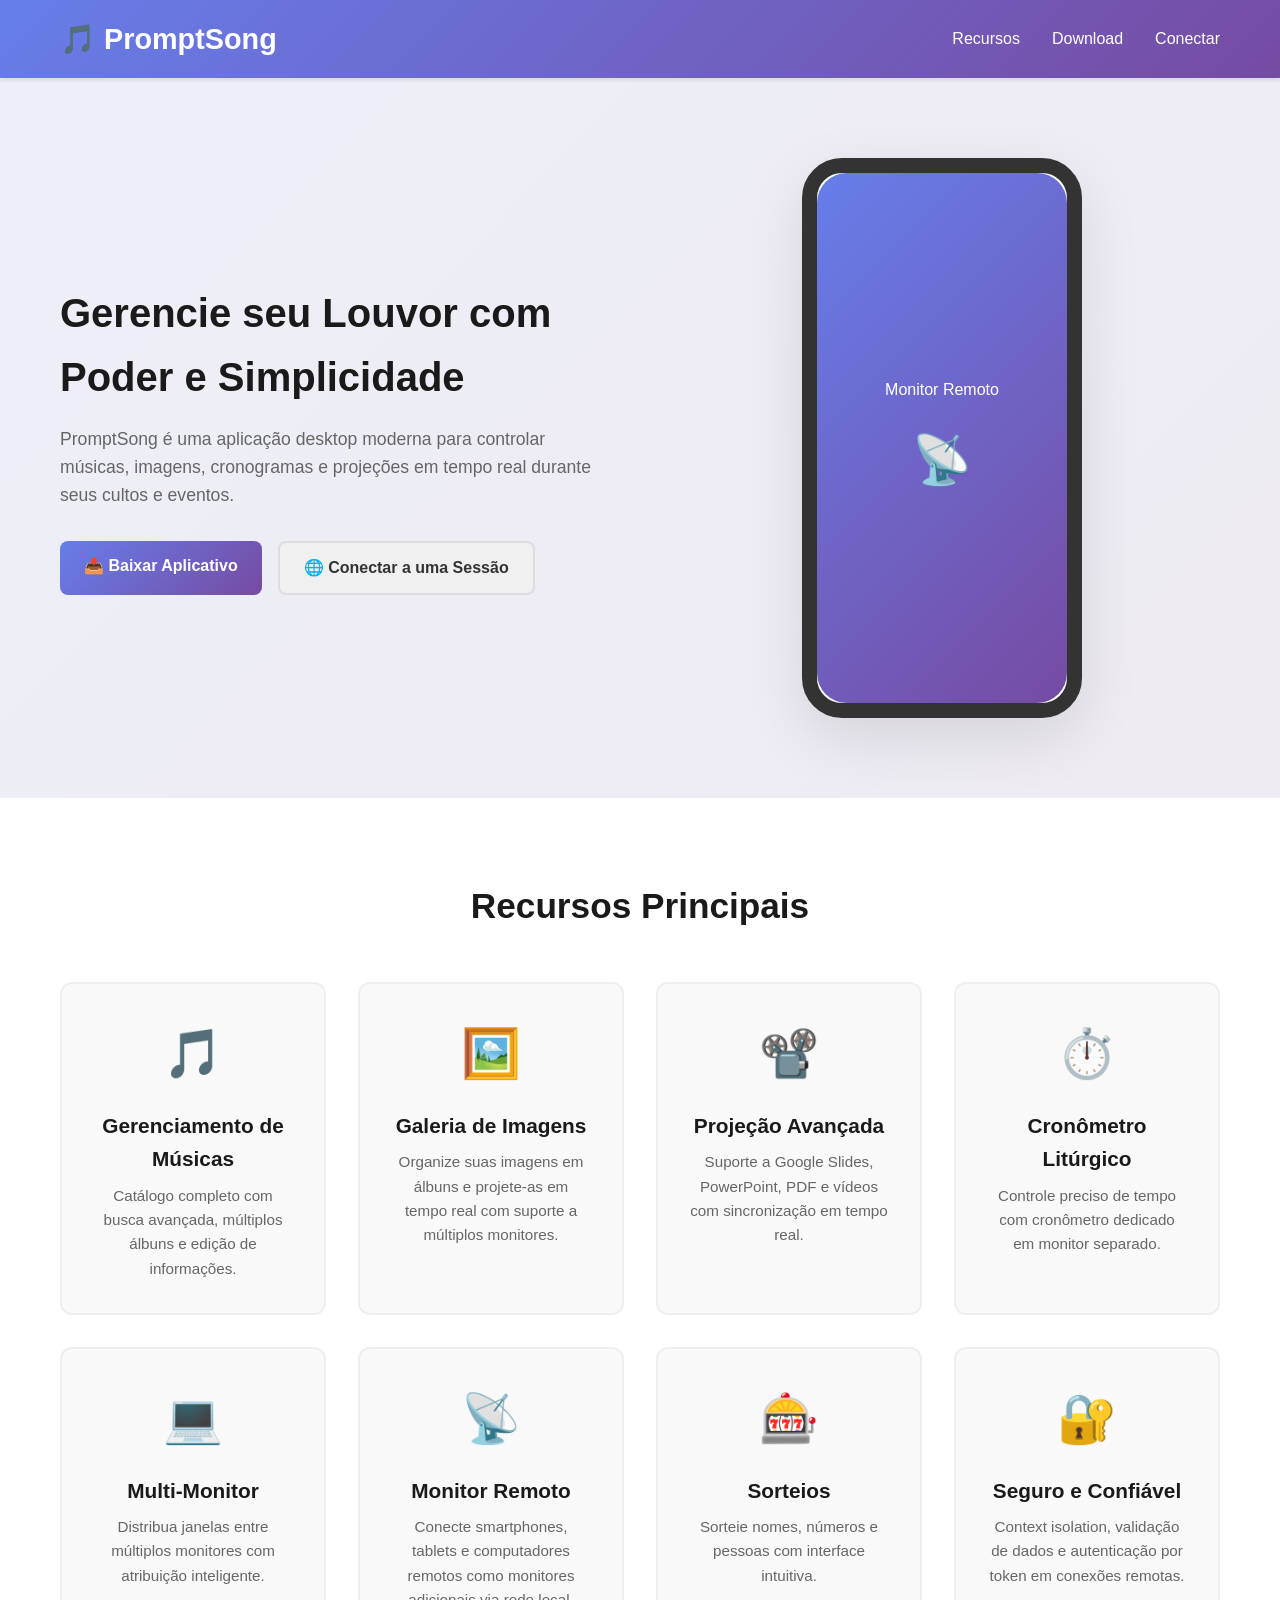
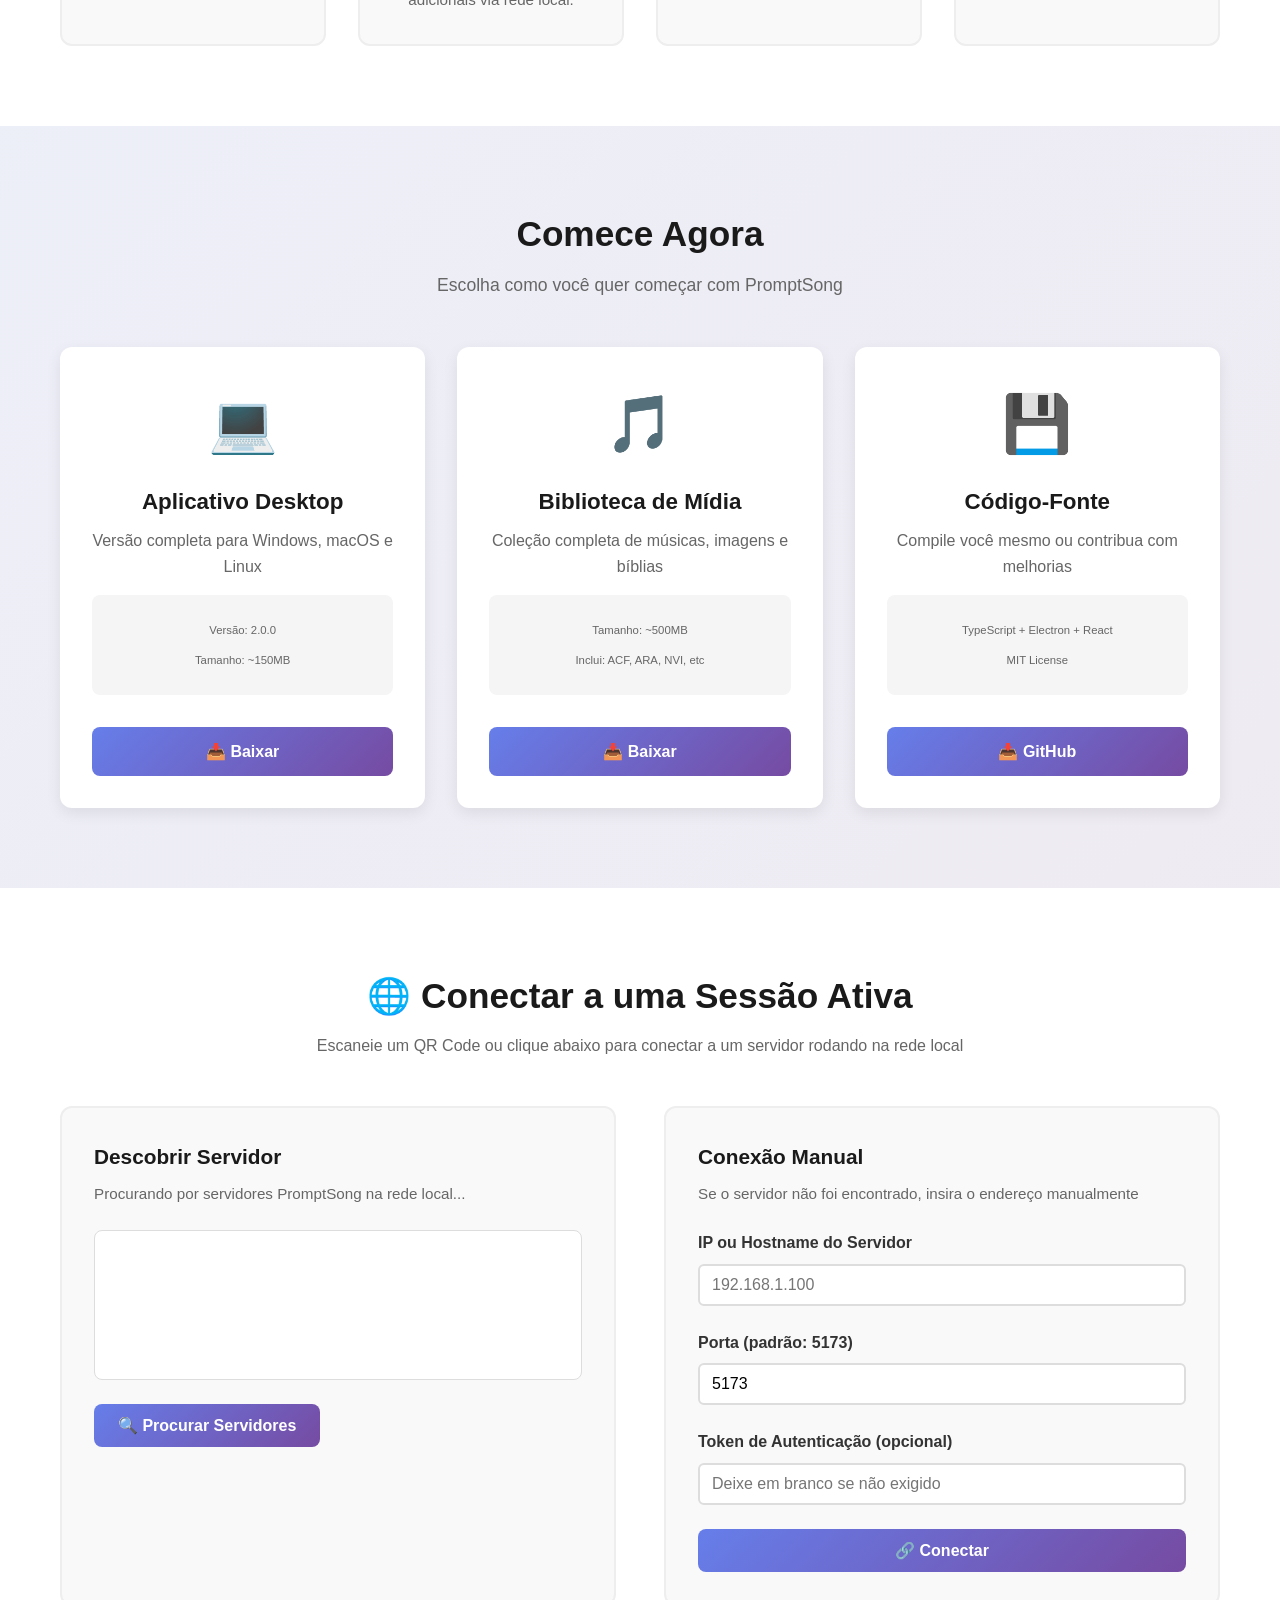
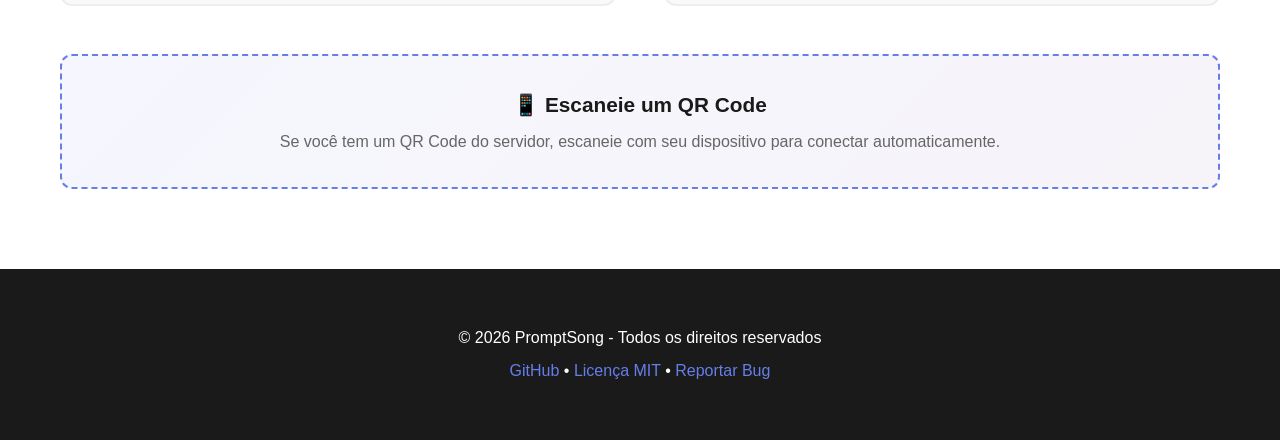
<file: index.html>
<!DOCTYPE html>
<html lang="pt-BR">
<head>
    <meta charset="UTF-8">
    <meta name="viewport" content="width=device-width, initial-scale=1.0">
    <title>PromptSong - Gerenciador de Louvor Integrado</title>
    <link rel="stylesheet" href="styles/main.css">
</head>
<body>
    <!-- HEADER -->
    <header class="header">
        <nav class="navbar">
            <div class="container">
                <div class="logo">
                    <h1>🎵 PromptSong</h1>
                </div>
                <ul class="nav-links">
                    <li><a href="#features">Recursos</a></li>
                    <li><a href="#download">Download</a></li>
                    <li><a href="#connect">Conectar</a></li>
                </ul>
            </div>
        </nav>
    </header>

    <!-- HERO SECTION -->
    <section class="hero">
        <div class="container">
            <div class="hero-content">
                <h2>Gerencie seu Louvor com Poder e Simplicidade</h2>
                <p>PromptSong é uma aplicação desktop moderna para controlar músicas, imagens, cronogramas e projeções em tempo real durante seus cultos e eventos.</p>
                <div class="hero-buttons">
                    <a href="#download" class="btn btn-primary">📥 Baixar Aplicativo</a>
                    <a href="#connect" class="btn btn-secondary">🌐 Conectar a uma Sessão</a>
                </div>
            </div>
            <div class="hero-image">
                <div class="phone-mockup">
                    <div class="phone-content">
                        <p>Monitor Remoto</p>
                        <p style="font-size: 3em; margin-top: 20px;">📡</p>
                    </div>
                </div>
            </div>
        </div>
    </section>

    <!-- FEATURES SECTION -->
    <section id="features" class="features">
        <div class="container">
            <h3>Recursos Principais</h3>
            <div class="features-grid">
                <div class="feature-card">
                    <div class="feature-icon">🎵</div>
                    <h4>Gerenciamento de Músicas</h4>
                    <p>Catálogo completo com busca avançada, múltiplos álbuns e edição de informações.</p>
                </div>
                <div class="feature-card">
                    <div class="feature-icon">🖼️</div>
                    <h4>Galeria de Imagens</h4>
                    <p>Organize suas imagens em álbuns e projete-as em tempo real com suporte a múltiplos monitores.</p>
                </div>
                <div class="feature-card">
                    <div class="feature-icon">📽️</div>
                    <h4>Projeção Avançada</h4>
                    <p>Suporte a Google Slides, PowerPoint, PDF e vídeos com sincronização em tempo real.</p>
                </div>
                <div class="feature-card">
                    <div class="feature-icon">⏱️</div>
                    <h4>Cronômetro Litúrgico</h4>
                    <p>Controle preciso de tempo com cronômetro dedicado em monitor separado.</p>
                </div>
                <div class="feature-card">
                    <div class="feature-icon">💻</div>
                    <h4>Multi-Monitor</h4>
                    <p>Distribua janelas entre múltiplos monitores com atribuição inteligente.</p>
                </div>
                <div class="feature-card">
                    <div class="feature-icon">📡</div>
                    <h4>Monitor Remoto</h4>
                    <p>Conecte smartphones, tablets e computadores remotos como monitores adicionais via rede local.</p>
                </div>
                <div class="feature-card">
                    <div class="feature-icon">🎰</div>
                    <h4>Sorteios</h4>
                    <p>Sorteie nomes, números e pessoas com interface intuitiva.</p>
                </div>
                <div class="feature-card">
                    <div class="feature-icon">🔐</div>
                    <h4>Seguro e Confiável</h4>
                    <p>Context isolation, validação de dados e autenticação por token em conexões remotas.</p>
                </div>
            </div>
        </div>
    </section>

    <!-- DOWNLOAD SECTION -->
    <section id="download" class="download">
        <div class="container">
            <h3>Comece Agora</h3>
            <p>Escolha como você quer começar com PromptSong</p>
            
            <div class="download-grid">
                <!-- App Desktop -->
                <div class="download-card">
                    <div class="download-icon">💻</div>
                    <h4>Aplicativo Desktop</h4>
                    <p>Versão completa para Windows, macOS e Linux</p>
                    <div class="download-info">
                        <p><small>Versão: 2.0.0</small></p>
                        <p><small>Tamanho: ~150MB</small></p>
                    </div>
                    <a href="https://github.com/seu-usuario/promptsong/releases" class="btn btn-primary" target="_blank">📥 Baixar</a>
                </div>

                <!-- Media Library -->
                <div class="download-card">
                    <div class="download-icon">🎵</div>
                    <h4>Biblioteca de Mídia</h4>
                    <p>Coleção completa de músicas, imagens e bíblias</p>
                    <div class="download-info">
                        <p><small>Tamanho: ~500MB</small></p>
                        <p><small>Inclui: ACF, ARA, NVI, etc</small></p>
                    </div>
                    <a href="https://github.com/seu-usuario/promptsong-media/releases" class="btn btn-primary" target="_blank">📥 Baixar</a>
                </div>

                <!-- Source Code -->
                <div class="download-card">
                    <div class="download-icon">💾</div>
                    <h4>Código-Fonte</h4>
                    <p>Compile você mesmo ou contribua com melhorias</p>
                    <div class="download-info">
                        <p><small>TypeScript + Electron + React</small></p>
                        <p><small>MIT License</small></p>
                    </div>
                    <a href="https://github.com/seu-usuario/promptsong" class="btn btn-primary" target="_blank">📥 GitHub</a>
                </div>
            </div>
        </div>
    </section>

    <!-- CONNECT SECTION -->
    <section id="connect" class="connect">
        <div class="container">
            <h3>🌐 Conectar a uma Sessão Ativa</h3>
            <p>Escaneie um QR Code ou clique abaixo para conectar a um servidor rodando na rede local</p>

            <div class="connect-container">
                <!-- Server Discovery -->
                <div class="server-discovery">
                    <h4>Descobrir Servidor</h4>
                    <p class="info-text">Procurando por servidores PromptSong na rede local...</p>
                    
                    <div id="server-list" class="server-list">
                        <!-- Servidores encontrados aparecerão aqui -->
                    </div>

                    <button id="scan-btn" class="btn btn-primary" onclick="scanServers()">🔍 Procurar Servidores</button>
                    <button id="stop-scan-btn" class="btn btn-secondary" onclick="stopScan()" style="display: none;">⏹️ Parar Busca</button>

                    <div id="loading" class="loading" style="display: none;">
                        <div class="spinner"></div>
                        <p>Procurando na rede local...</p>
                    </div>
                </div>

                <!-- Manual Connection -->
                <div class="manual-connect">
                    <h4>Conexão Manual</h4>
                    <p class="info-text">Se o servidor não foi encontrado, insira o endereço manualmente</p>
                    
                    <div class="form-group">
                        <label for="server-ip">IP ou Hostname do Servidor</label>
                        <input type="text" id="server-ip" placeholder="192.168.1.100" value="">
                    </div>

                    <div class="form-group">
                        <label for="server-port">Porta (padrão: 5173)</label>
                        <input type="number" id="server-port" placeholder="5173" value="5173">
                    </div>

                    <div class="form-group">
                        <label for="auth-token">Token de Autenticação (opcional)</label>
                        <input type="text" id="auth-token" placeholder="Deixe em branco se não exigido">
                    </div>

                    <button class="btn btn-primary" onclick="manualConnect()">🔗 Conectar</button>
                </div>
            </div>

            <!-- QR Code Info -->
            <div class="qrcode-info">
                <h4>📱 Escaneie um QR Code</h4>
                <p>Se você tem um QR Code do servidor, escaneie com seu dispositivo para conectar automaticamente.</p>
            </div>
        </div>
    </section>

    <!-- FOOTER -->
    <footer class="footer">
        <div class="container">
            <p>&copy; 2026 PromptSong - Todos os direitos reservados</p>
            <p>
                <a href="https://github.com/seu-usuario/promptsong" target="_blank">GitHub</a> • 
                <a href="https://github.com/seu-usuario/promptsong#licença" target="_blank">Licença MIT</a> • 
                <a href="https://github.com/seu-usuario/promptsong/issues" target="_blank">Reportar Bug</a>
            </p>
        </div>
    </footer>

    <script src="js/server-discovery.js"></script>
</body>
</html>
</file>
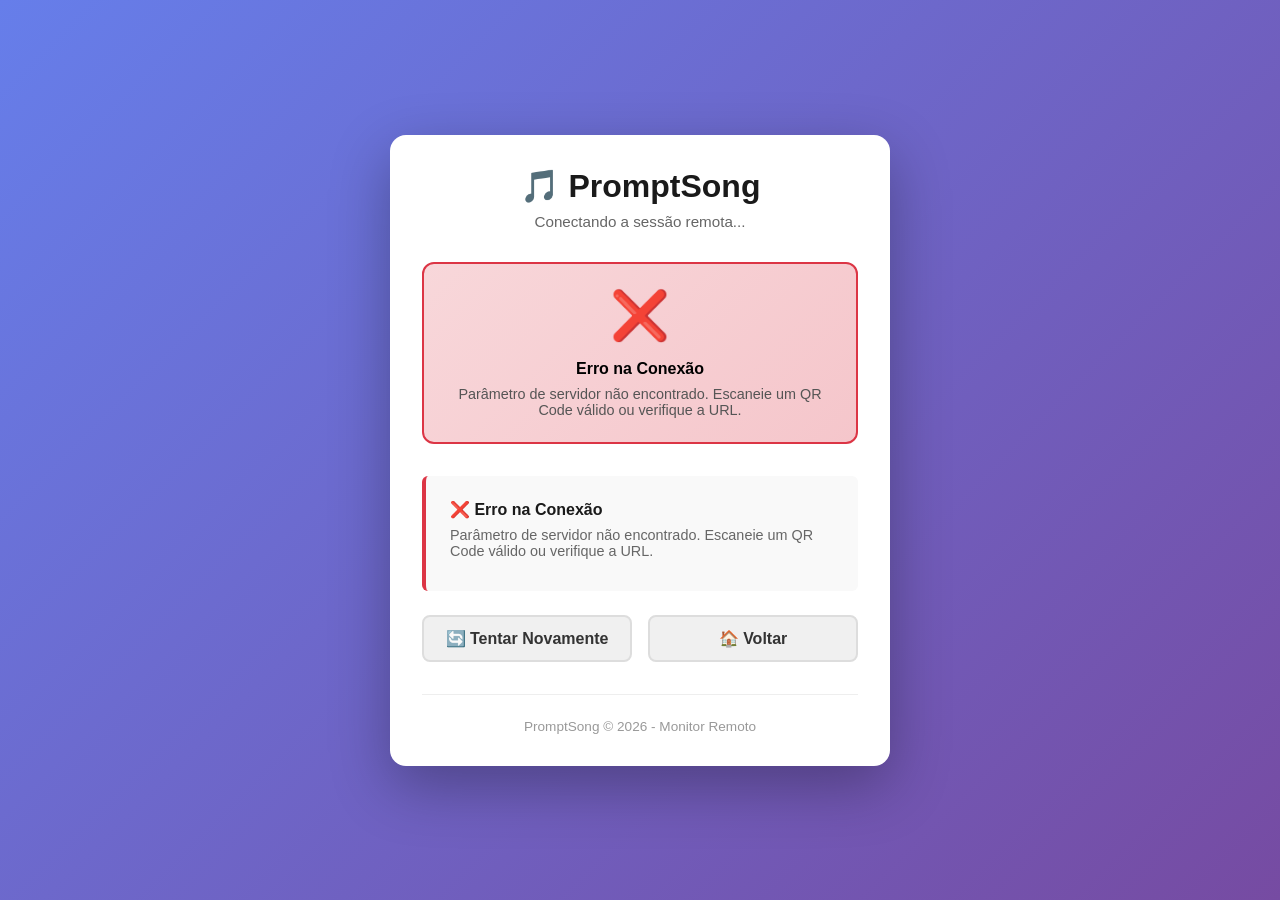
<file: connector.html>
<!DOCTYPE html>
<html lang="pt-BR">
<head>
    <meta charset="UTF-8">
    <meta name="viewport" content="width=device-width, initial-scale=1.0">
    <title>PromptSong - Conectar</title>
    <style>
        * {
            margin: 0;
            padding: 0;
            box-sizing: border-box;
        }

        body {
            font-family: -apple-system, BlinkMacSystemFont, 'Segoe UI', 'Roboto', sans-serif;
            background: linear-gradient(135deg, #667eea 0%, #764ba2 100%);
            min-height: 100vh;
            display: flex;
            align-items: center;
            justify-content: center;
            padding: 20px;
        }

        .container {
            background: white;
            border-radius: 16px;
            box-shadow: 0 20px 60px rgba(0, 0, 0, 0.3);
            max-width: 500px;
            width: 100%;
            padding: 2rem;
        }

        .header {
            text-align: center;
            margin-bottom: 2rem;
        }

        .header h1 {
            font-size: 2rem;
            margin-bottom: 0.5rem;
            color: #1a1a1a;
        }

        .header p {
            color: #666;
            font-size: 0.95rem;
        }

        .status {
            background: #f0f0f0;
            border-radius: 12px;
            padding: 1.5rem;
            margin-bottom: 2rem;
            text-align: center;
        }

        .status.connecting {
            background: linear-gradient(135deg, #fff9c410 0%, #ffd70010 100%);
            border: 2px solid #ffd700;
        }

        .status.connected {
            background: linear-gradient(135deg, #d4edda 0%, #c3e6cb 100%);
            border: 2px solid #28a745;
        }

        .status.error {
            background: linear-gradient(135deg, #f8d7da 0%, #f5c6cb 100%);
            border: 2px solid #dc3545;
        }

        .status-icon {
            font-size: 3rem;
            margin-bottom: 1rem;
        }

        .status-text {
            font-weight: 600;
            margin-bottom: 0.5rem;
        }

        .status-detail {
            font-size: 0.9rem;
            color: #555;
        }

        .spinner {
            border: 4px solid #f3f3f3;
            border-top: 4px solid #667eea;
            border-radius: 50%;
            width: 40px;
            height: 40px;
            animation: spin 1s linear infinite;
            margin: 0 auto 1rem;
        }

        @keyframes spin {
            0% { transform: rotate(0deg); }
            100% { transform: rotate(360deg); }
        }

        .info-box {
            background: #f9f9f9;
            border-left: 4px solid #667eea;
            padding: 1.5rem;
            border-radius: 6px;
            margin-bottom: 1.5rem;
        }

        .info-box h3 {
            margin-bottom: 0.5rem;
            font-size: 1rem;
            color: #1a1a1a;
        }

        .info-box p {
            font-size: 0.9rem;
            color: #666;
            margin: 0.5rem 0;
        }

        .code {
            font-family: monospace;
            background: white;
            padding: 0.3rem 0.6rem;
            border-radius: 4px;
            word-break: break-all;
        }

        .button-group {
            display: flex;
            gap: 1rem;
            margin-top: 1.5rem;
        }

        .btn {
            flex: 1;
            padding: 12px;
            border: none;
            border-radius: 8px;
            font-size: 1rem;
            font-weight: 600;
            cursor: pointer;
            transition: all 0.3s ease;
            text-decoration: none;
            text-align: center;
        }

        .btn-primary {
            background: linear-gradient(135deg, #667eea 0%, #764ba2 100%);
            color: white;
        }

        .btn-primary:hover {
            transform: translateY(-2px);
            box-shadow: 0 5px 15px rgba(102, 126, 234, 0.4);
        }

        .btn-secondary {
            background: #f0f0f0;
            color: #333;
            border: 2px solid #ddd;
        }

        .btn-secondary:hover {
            background: #e0e0e0;
        }

        .instructions {
            margin-top: 2rem;
            background: linear-gradient(135deg, #667eea10 0%, #764ba210 100%);
            padding: 1.5rem;
            border-radius: 12px;
        }

        .instructions h3 {
            margin-bottom: 1rem;
            color: #1a1a1a;
        }

        .instructions ol {
            margin-left: 1.5rem;
            color: #666;
            font-size: 0.9rem;
        }

        .instructions li {
            margin-bottom: 0.5rem;
        }

        .footer {
            text-align: center;
            margin-top: 2rem;
            padding-top: 1.5rem;
            border-top: 1px solid #eee;
            color: #999;
            font-size: 0.85rem;
        }

        @media (max-width: 480px) {
            .container {
                padding: 1.5rem;
            }

            .header h1 {
                font-size: 1.5rem;
            }

            .button-group {
                flex-direction: column;
            }
        }
    </style>
</head>
<body>
    <div class="container">
        <div class="header">
            <h1>🎵 PromptSong</h1>
            <p>Conectando a sessão remota...</p>
        </div>

        <div id="status" class="status connecting">
            <div class="spinner"></div>
            <div class="status-text">Conectando ao servidor...</div>
            <div class="status-detail" id="status-detail">Aguarde alguns momentos</div>
        </div>

        <div id="server-info" class="info-box" style="display: none;">
            <h3>📍 Servidor</h3>
            <p>IP: <span class="code" id="server-ip">-</span></p>
            <p>Porta: <span class="code" id="server-port">-</span></p>
            <p>Papel: <span class="code" id="server-role">Aguardando...</span></p>
        </div>

        <div id="error-box" style="display: none;">
            <div class="info-box" style="border-left-color: #dc3545;">
                <h3>❌ Erro na Conexão</h3>
                <p id="error-message">-</p>
            </div>

            <div class="button-group">
                <button class="btn btn-secondary" onclick="retryConnection()">🔄 Tentar Novamente</button>
                <button class="btn btn-secondary" onclick="goHome()">🏠 Voltar</button>
            </div>
        </div>

        <div id="success-info" style="display: none;">
            <div class="info-box" style="border-left-color: #28a745; background: linear-gradient(135deg, #d4edda 0%, #c3e6cb 100%);">
                <h3>✓ Conectado com Sucesso</h3>
                <p>Você está conectado e pronto para receber conteúdo.</p>
            </div>

            <div class="instructions">
                <h3>Como usar</h3>
                <ol>
                    <li>Mantenha esta aba aberta</li>
                    <li>No computador principal, atribua um papel a este monitor (Preview, Projeção, etc)</li>
                    <li>O conteúdo será sincronizado automaticamente</li>
                    <li>Minimize ou redimensione conforme necessário</li>
                </ol>
            </div>

            <div class="button-group">
                <button class="btn btn-secondary" onclick="goHome()">🏠 Voltar</button>
            </div>
        </div>

        <div class="footer">
            PromptSong © 2026 - Monitor Remoto
        </div>
    </div>

    <script src="js/connector.js"></script>
</body>
</html>
</file>
<file: styles/main.css>
/* ===== Global Reset ===== */
* {
  margin: 0;
  padding: 0;
  box-sizing: border-box;
}

html {
  scroll-behavior: smooth;
}

body {
  font-family: -apple-system, BlinkMacSystemFont, 'Segoe UI', 'Roboto', 'Oxygen',
    'Ubuntu', 'Cantarell', 'Fira Sans', 'Droid Sans', 'Helvetica Neue',
    sans-serif;
  -webkit-font-smoothing: antialiased;
  -moz-osx-font-smoothing: grayscale;
  color: #333;
  line-height: 1.6;
  background-color: #f9f9f9;
}

/* ===== Container & Layout ===== */
.container {
  max-width: 1200px;
  margin: 0 auto;
  padding: 0 20px;
}

/* ===== Header & Navigation ===== */
.header {
  background: linear-gradient(135deg, #667eea 0%, #764ba2 100%);
  color: white;
  padding: 1rem 0;
  position: sticky;
  top: 0;
  z-index: 100;
  box-shadow: 0 2px 4px rgba(0, 0, 0, 0.1);
}

.navbar {
  display: flex;
  justify-content: space-between;
  align-items: center;
}

.navbar .container {
  display: flex;
  justify-content: space-between;
  align-items: center;
  width: 100%;
}

.logo h1 {
  font-size: 1.8rem;
  font-weight: 700;
}

.nav-links {
  display: flex;
  list-style: none;
  gap: 2rem;
}

.nav-links a {
  color: white;
  text-decoration: none;
  font-weight: 500;
  transition: opacity 0.3s ease;
}

.nav-links a:hover {
  opacity: 0.8;
}

/* ===== Buttons ===== */
.btn {
  display: inline-block;
  padding: 12px 24px;
  border: none;
  border-radius: 8px;
  font-size: 1rem;
  font-weight: 600;
  cursor: pointer;
  text-decoration: none;
  text-align: center;
  transition: all 0.3s ease;
  white-space: nowrap;
}

.btn-primary {
  background: linear-gradient(135deg, #667eea 0%, #764ba2 100%);
  color: white;
}

.btn-primary:hover {
  transform: translateY(-2px);
  box-shadow: 0 5px 15px rgba(102, 126, 234, 0.4);
}

.btn-secondary {
  background: #f0f0f0;
  color: #333;
  border: 2px solid #ddd;
}

.btn-secondary:hover {
  background: #e0e0e0;
  border-color: #999;
}

/* ===== Hero Section ===== */
.hero {
  padding: 80px 0;
  background: linear-gradient(135deg, #667eea15 0%, #764ba215 100%);
}

.hero .container {
  display: grid;
  grid-template-columns: 1fr 1fr;
  gap: 3rem;
  align-items: center;
}

.hero-content h2 {
  font-size: 2.5rem;
  margin-bottom: 1rem;
  color: #1a1a1a;
}

.hero-content p {
  font-size: 1.1rem;
  color: #666;
  margin-bottom: 2rem;
}

.hero-buttons {
  display: flex;
  gap: 1rem;
  flex-wrap: wrap;
}

.phone-mockup {
  background: white;
  border: 15px solid #333;
  border-radius: 40px;
  width: 280px;
  height: 560px;
  display: flex;
  align-items: center;
  justify-content: center;
  box-shadow: 0 20px 60px rgba(0, 0, 0, 0.1);
  margin: 0 auto;
}

.phone-content {
  width: 100%;
  height: 100%;
  display: flex;
  flex-direction: column;
  align-items: center;
  justify-content: center;
  background: linear-gradient(135deg, #667eea 0%, #764ba2 100%);
  color: white;
  border-radius: 30px;
  text-align: center;
  padding: 20px;
}

/* ===== Features Section ===== */
.features {
  padding: 80px 0;
  background: white;
}

.features h3 {
  text-align: center;
  font-size: 2.2rem;
  margin-bottom: 3rem;
  color: #1a1a1a;
}

.features-grid {
  display: grid;
  grid-template-columns: repeat(auto-fit, minmax(250px, 1fr));
  gap: 2rem;
}

.feature-card {
  background: #f9f9f9;
  border: 2px solid #eee;
  border-radius: 12px;
  padding: 2rem;
  text-align: center;
  transition: all 0.3s ease;
}

.feature-card:hover {
  transform: translateY(-5px);
  border-color: #667eea;
  box-shadow: 0 10px 25px rgba(102, 126, 234, 0.15);
}

.feature-icon {
  font-size: 3rem;
  margin-bottom: 1rem;
}

.feature-card h4 {
  font-size: 1.3rem;
  margin-bottom: 0.5rem;
  color: #1a1a1a;
}

.feature-card p {
  color: #666;
  font-size: 0.95rem;
}

/* ===== Download Section ===== */
.download {
  padding: 80px 0;
  background: linear-gradient(135deg, #667eea15 0%, #764ba215 100%);
}

.download h3 {
  text-align: center;
  font-size: 2.2rem;
  margin-bottom: 0.5rem;
  color: #1a1a1a;
}

.download > .container > p {
  text-align: center;
  color: #666;
  margin-bottom: 3rem;
  font-size: 1.1rem;
}

.download-grid {
  display: grid;
  grid-template-columns: repeat(auto-fit, minmax(280px, 1fr));
  gap: 2rem;
}

.download-card {
  background: white;
  border-radius: 12px;
  padding: 2rem;
  text-align: center;
  box-shadow: 0 5px 15px rgba(0, 0, 0, 0.08);
  transition: all 0.3s ease;
}

.download-card:hover {
  transform: translateY(-5px);
  box-shadow: 0 10px 30px rgba(0, 0, 0, 0.15);
}

.download-icon {
  font-size: 3.5rem;
  margin-bottom: 1rem;
}

.download-card h4 {
  font-size: 1.4rem;
  margin-bottom: 0.5rem;
  color: #1a1a1a;
}

.download-card p {
  color: #666;
  margin-bottom: 1rem;
}

.download-info {
  background: #f5f5f5;
  border-radius: 8px;
  padding: 1rem;
  margin: 1rem 0;
}

.download-info p {
  margin: 0.5rem 0;
  font-size: 0.85rem;
}

.download-card .btn {
  margin-top: 1rem;
  width: 100%;
}

/* ===== Connect Section ===== */
.connect {
  padding: 80px 0;
  background: white;
}

.connect h3 {
  text-align: center;
  font-size: 2.2rem;
  margin-bottom: 0.5rem;
  color: #1a1a1a;
}

.connect > .container > p {
  text-align: center;
  color: #666;
  margin-bottom: 3rem;
  font-size: 1rem;
}

.connect-container {
  display: grid;
  grid-template-columns: 1fr 1fr;
  gap: 3rem;
  margin-bottom: 3rem;
}

.server-discovery,
.manual-connect {
  background: #f9f9f9;
  border: 2px solid #eee;
  border-radius: 12px;
  padding: 2rem;
}

.server-discovery h4,
.manual-connect h4 {
  font-size: 1.3rem;
  margin-bottom: 0.5rem;
  color: #1a1a1a;
}

.info-text {
  color: #666;
  font-size: 0.95rem;
  margin-bottom: 1.5rem;
}

.server-list {
  background: white;
  border-radius: 8px;
  padding: 1.5rem;
  margin: 1.5rem 0;
  min-height: 150px;
  border: 1px solid #ddd;
}

.server-item {
  background: linear-gradient(135deg, #667eea10 0%, #764ba210 100%);
  border: 1px solid #ddd;
  border-radius: 8px;
  padding: 1rem;
  margin-bottom: 1rem;
  cursor: pointer;
  transition: all 0.3s ease;
}

.server-item:hover {
  background: linear-gradient(135deg, #667eea20 0%, #764ba220 100%);
  border-color: #667eea;
}

.server-name {
  font-weight: 600;
  color: #1a1a1a;
  margin-bottom: 0.3rem;
}

.server-ip {
  font-size: 0.9rem;
  color: #666;
  font-family: monospace;
}

.server-status {
  font-size: 0.85rem;
  margin-top: 0.5rem;
}

.status-online {
  color: #27ae60;
  font-weight: 600;
}

.status-offline {
  color: #e74c3c;
}

.form-group {
  margin-bottom: 1.5rem;
}

.form-group label {
  display: block;
  margin-bottom: 0.5rem;
  font-weight: 600;
  color: #333;
}

.form-group input {
  width: 100%;
  padding: 10px 12px;
  border: 2px solid #ddd;
  border-radius: 6px;
  font-size: 1rem;
  transition: border-color 0.3s ease;
}

.form-group input:focus {
  outline: none;
  border-color: #667eea;
  box-shadow: 0 0 0 3px rgba(102, 126, 234, 0.1);
}

.manual-connect .btn {
  width: 100%;
}

.qrcode-info {
  background: linear-gradient(135deg, #667eea10 0%, #764ba210 100%);
  border: 2px dashed #667eea;
  border-radius: 12px;
  padding: 2rem;
  text-align: center;
}

.qrcode-info h4 {
  font-size: 1.3rem;
  margin-bottom: 0.5rem;
  color: #1a1a1a;
}

.qrcode-info p {
  color: #666;
}

/* ===== Loading Spinner ===== */
.loading {
  text-align: center;
  padding: 2rem;
}

.spinner {
  border: 4px solid #f3f3f3;
  border-top: 4px solid #667eea;
  border-radius: 50%;
  width: 40px;
  height: 40px;
  animation: spin 1s linear infinite;
  margin: 0 auto 1rem;
}

@keyframes spin {
  0% {
    transform: rotate(0deg);
  }
  100% {
    transform: rotate(360deg);
  }
}

.loading p {
  color: #666;
  margin-top: 1rem;
}

/* ===== Footer ===== */
.footer {
  background: #1a1a1a;
  color: white;
  padding: 3rem 0;
  text-align: center;
}

.footer a {
  color: #667eea;
  text-decoration: none;
  transition: color 0.3s ease;
}

.footer a:hover {
  color: #764ba2;
}

.footer p {
  margin: 0.5rem 0;
}

/* ===== Responsive Design ===== */
@media (max-width: 768px) {
  .nav-links {
    flex-direction: column;
    gap: 1rem;
  }

  .hero .container {
    grid-template-columns: 1fr;
  }

  .hero-content h2 {
    font-size: 2rem;
  }

  .hero-buttons {
    flex-direction: column;
  }

  .hero-buttons .btn {
    width: 100%;
  }

  .connect-container {
    grid-template-columns: 1fr;
  }

  .features h3,
  .download h3,
  .connect h3 {
    font-size: 1.8rem;
  }

  .hero-content p {
    font-size: 1rem;
  }
}

@media (max-width: 480px) {
  .logo h1 {
    font-size: 1.4rem;
  }

  .nav-links {
    gap: 0.5rem;
    font-size: 0.85rem;
  }

  .hero-content h2 {
    font-size: 1.5rem;
  }

  .features-grid,
  .download-grid {
    grid-template-columns: 1fr;
  }

  .phone-mockup {
    width: 200px;
    height: 400px;
    border-width: 10px;
  }
}
</file>
